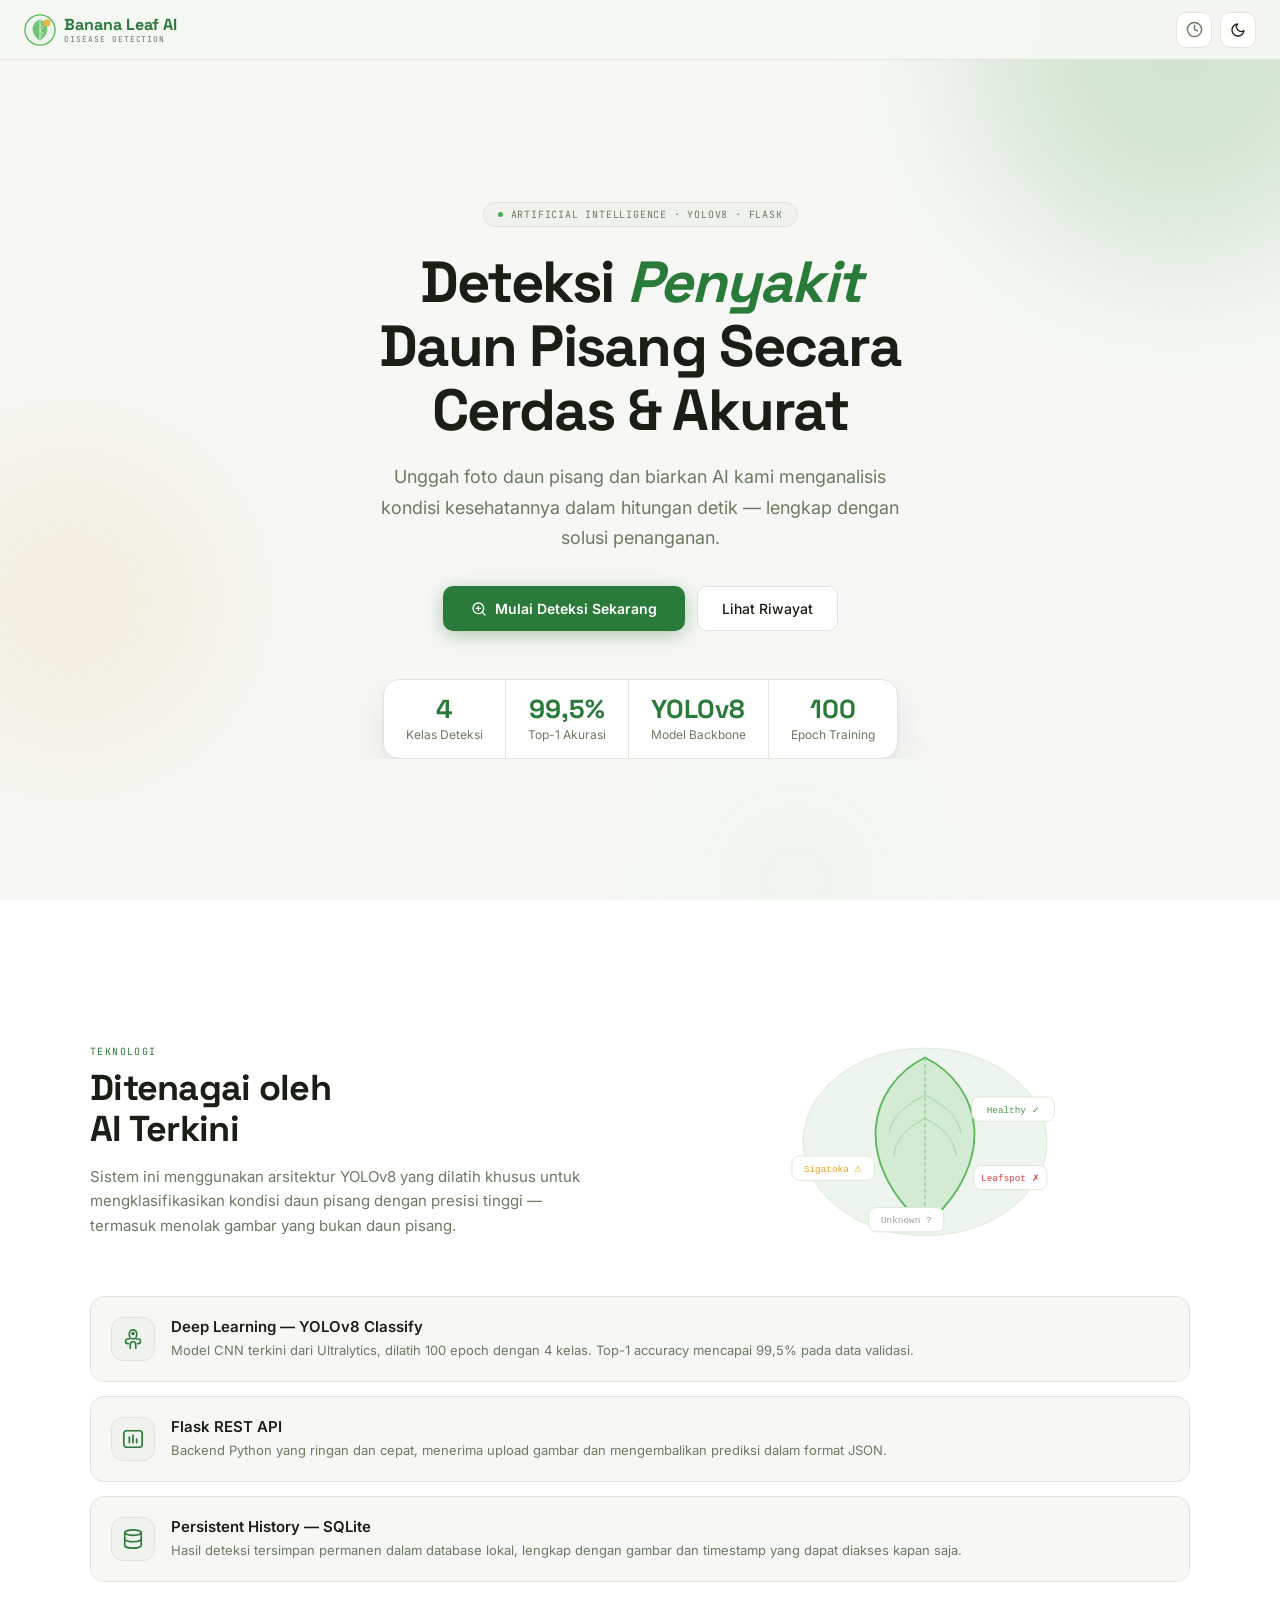
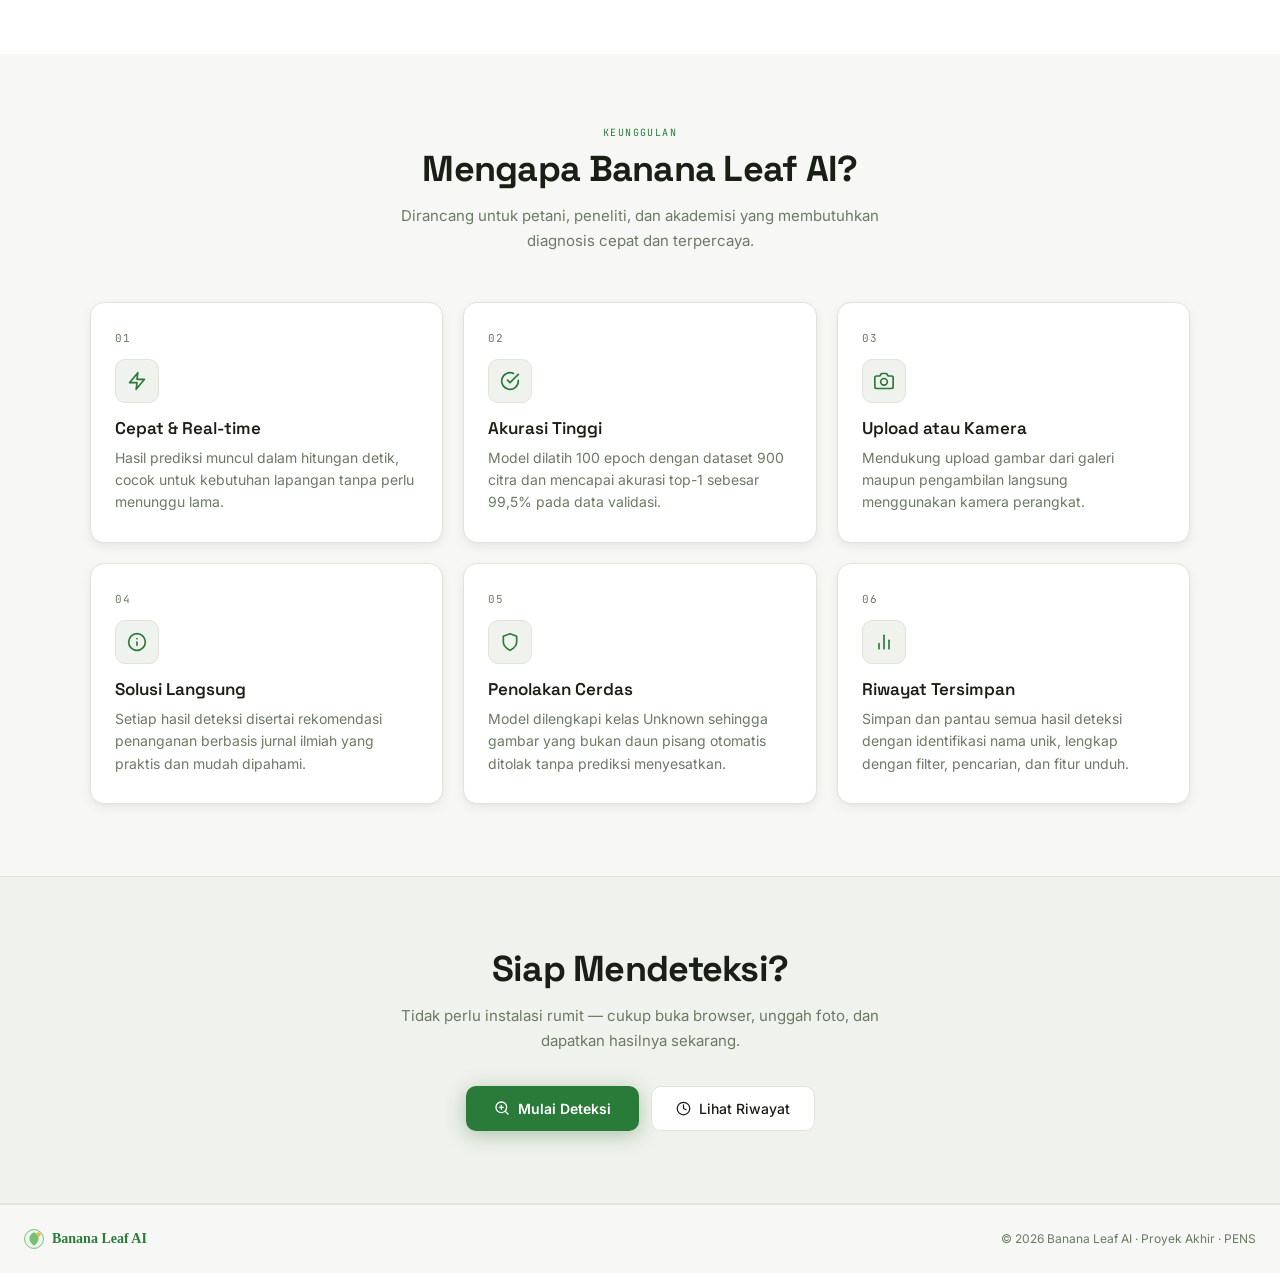
<file: frontend/index.html>
<!DOCTYPE html>
<html lang="id">
<head>
<meta charset="UTF-8">
<meta name="viewport" content="width=device-width, initial-scale=1.0">
<title>Banana Leaf AI — Deteksi Penyakit Daun Pisang</title>
<link rel="preconnect" href="https://fonts.googleapis.com">
<link href="https://fonts.googleapis.com/css2?family=Inter:wght@300;400;500;600;700;800&family=Space+Grotesk:wght@500;600;700&family=JetBrains+Mono:wght@400;500&display=swap" rel="stylesheet">
<link rel="stylesheet" href="css/index.css">
</head>
<body>

<div class="bg-orbs">
  <div class="orb orb1"></div>
  <div class="orb orb2"></div>
  <div class="orb orb3"></div>
</div>

<nav class="navbar">
  <a class="logo" href="/">
    <svg width="32" height="32" viewBox="0 0 36 36" fill="none">
      <circle cx="18" cy="18" r="17" fill="#eef5ee" stroke="#5cb85c" stroke-width="1.5"/>
      <path d="M18 6 C28 10 30 22 18 30 C6 22 8 10 18 6Z" fill="#5cb85c" opacity="0.85"/>
      <path d="M18 6 L18 30" stroke="white" stroke-width="1.2" stroke-linecap="round" opacity="0.7"/>
      <path d="M18 13 C22 13 24 16 18 18" stroke="white" stroke-width="1" stroke-linecap="round" opacity="0.6"/>
      <path d="M18 20 C22 20 24 23 18 25" stroke="white" stroke-width="1" stroke-linecap="round" opacity="0.6"/>
      <circle cx="26" cy="10" r="4" fill="#e8b84b"/>
    </svg>
    <div class="logo-text">
      <span class="logo-name">Banana Leaf AI</span>
      <span class="logo-tagline">Disease Detection</span>
    </div>
  </a>
  <div class="nav-right">
    <a href="/history-page" class="nav-icon-btn" data-tip="Riwayat Deteksi" aria-label="Riwayat">
      <svg width="17" height="17" viewBox="0 0 24 24" fill="none" stroke="currentColor" stroke-width="2" stroke-linecap="round" stroke-linejoin="round">
        <circle cx="12" cy="12" r="10"/><polyline points="12 6 12 12 16 14"/>
      </svg>
    </a>
    <button id="modeBtn" class="toggle-btn" aria-label="Toggle dark mode"><svg id="moonIcon" width="16" height="16" viewBox="0 0 24 24" fill="none" stroke="currentColor" stroke-width="2" stroke-linecap="round" stroke-linejoin="round"><path d="M21 12.79A9 9 0 1 1 11.21 3 7 7 0 0 0 21 12.79z"/></svg></button>
  </div>
</nav>

<section class="hero">
  <div class="hero-inner">
    <div class="hero-eyebrow"><span class="eyebrow-dot"></span>Artificial Intelligence · YOLOv8 · Flask</div>
    <h1>Deteksi <em>Penyakit</em><br>Daun Pisang Secara<br>Cerdas &amp; Akurat</h1>
    <p class="hero-desc">Unggah foto daun pisang dan biarkan AI kami menganalisis kondisi kesehatannya dalam hitungan detik — lengkap dengan solusi penanganan.</p>
    <div class="hero-actions">
      <a href="/detect" class="btn-primary"><svg width="16" height="16" viewBox="0 0 24 24" fill="none" stroke="currentColor" stroke-width="2" stroke-linecap="round" stroke-linejoin="round"><circle cx="11" cy="11" r="8"/><line x1="21" y1="21" x2="16.65" y2="16.65"/><line x1="11" y1="8" x2="11" y2="14"/><line x1="8" y1="11" x2="14" y2="11"/></svg> Mulai Deteksi Sekarang</a>
      <a href="/history-page" class="btn-secondary">Lihat Riwayat</a>
    </div>
    <div class="hero-visual">
      <div class="stats-strip">
        <div class="stat-item"><div class="stat-num">4</div><div class="stat-label">Kelas Deteksi</div></div>
        <div class="stat-item"><div class="stat-num">99,5%</div><div class="stat-label">Top-1 Akurasi</div></div>
        <div class="stat-item"><div class="stat-num">YOLOv8</div><div class="stat-label">Model Backbone</div></div>
        <div class="stat-item"><div class="stat-num">100</div><div class="stat-label">Epoch Training</div></div>
      </div>
    </div>
  </div>
</section>

<section class="tech-section">
  <div class="section-inner">
    <div class="tech-grid">
      <div>
        <span class="section-label">Teknologi</span>
        <h2 class="section-title">Ditenagai oleh<br>AI Terkini</h2>
        <p class="section-sub">Sistem ini menggunakan arsitektur YOLOv8 yang dilatih khusus untuk mengklasifikasikan kondisi daun pisang dengan presisi tinggi — termasuk menolak gambar yang bukan daun pisang.</p>
      </div>
      <div class="tech-svg-wrap">
        <svg viewBox="0 0 320 260" fill="none" xmlns="http://www.w3.org/2000/svg">
          <ellipse cx="160" cy="130" rx="130" ry="100" fill="#eef5ee" stroke="#dce8d4" stroke-width="1"/>
          <path d="M160 40 C220 70 240 150 160 220 C80 150 100 70 160 40Z" fill="#5cb85c" opacity="0.18"/>
          <path d="M160 40 C220 70 240 150 160 220 C80 150 100 70 160 40Z" stroke="#5cb85c" stroke-width="2" fill="none"/>
          <path d="M160 40 L160 220" stroke="#5cb85c" stroke-width="1.5" stroke-dasharray="4,3" opacity="0.5"/>
          <path d="M160 80 C182 92 196 104 198 120" stroke="#5cb85c" stroke-width="1" opacity="0.45"/>
          <path d="M160 105 C180 115 192 128 193 145" stroke="#5cb85c" stroke-width="1" opacity="0.45"/>
          <path d="M160 80 C138 92 124 104 122 120" stroke="#5cb85c" stroke-width="1" opacity="0.45"/>
          <path d="M160 105 C140 115 128 128 127 145" stroke="#5cb85c" stroke-width="1" opacity="0.45"/>
          <rect x="210" y="82" width="88" height="26" rx="8" fill="white" stroke="#dce8d4"/>
          <text x="254" y="99" font-family="monospace" font-size="10" fill="#4a9e4a" text-anchor="middle">Healthy ✓</text>
          <rect x="18" y="145" width="88" height="26" rx="8" fill="white" stroke="#dce8d4"/>
          <text x="62" y="162" font-family="monospace" font-size="10" fill="#e8a020" text-anchor="middle">Sigatoka ⚠</text>
          <rect x="212" y="155" width="78" height="26" rx="8" fill="white" stroke="#dce8d4"/>
          <text x="251" y="172" font-family="monospace" font-size="10" fill="#d94040" text-anchor="middle">Leafspot ✗</text>
          <rect x="100" y="200" width="80" height="26" rx="8" fill="white" stroke="#dce8d4"/>
          <text x="140" y="217" font-family="monospace" font-size="10" fill="#9e9e9e" text-anchor="middle">Unknown ?</text>
        </svg>
      </div>
    </div>
    <div class="tech-cards" style="margin-top:32px;">
      <div class="tech-card">
        <div class="tech-icon"><svg width="22" height="22" viewBox="0 0 24 24" fill="none" stroke="var(--green)" stroke-width="1.8" stroke-linecap="round" stroke-linejoin="round"><path d="M12 2a4 4 0 0 1 4 4v2a4 4 0 0 1-8 0V6a4 4 0 0 1 4-4z"/><path d="M16 12h2a2 2 0 0 1 2 2v1a2 2 0 0 1-2 2h-1"/><path d="M8 12H6a2 2 0 0 0-2 2v1a2 2 0 0 0 2 2h1"/><path d="M9 22v-4a3 3 0 0 1 6 0v4"/><circle cx="12" cy="6" r="1" fill="var(--green)"/></svg></div>
        <div class="tech-text"><h4>Deep Learning — YOLOv8 Classify</h4><p>Model CNN terkini dari Ultralytics, dilatih 100 epoch dengan 4 kelas. Top-1 accuracy mencapai 99,5% pada data validasi.</p></div>
      </div>
      <div class="tech-card">
        <div class="tech-icon"><svg width="22" height="22" viewBox="0 0 24 24" fill="none" stroke="var(--green)" stroke-width="1.8" stroke-linecap="round" stroke-linejoin="round"><rect x="2" y="3" width="20" height="18" rx="3"/><polyline points="8 10 8 16"/><polyline points="12 8 12 16"/><polyline points="16 12 16 16"/></svg></div>
        <div class="tech-text"><h4>Flask REST API</h4><p>Backend Python yang ringan dan cepat, menerima upload gambar dan mengembalikan prediksi dalam format JSON.</p></div>
      </div>
      <div class="tech-card">
        <div class="tech-icon"><svg width="22" height="22" viewBox="0 0 24 24" fill="none" stroke="var(--green)" stroke-width="1.8" stroke-linecap="round" stroke-linejoin="round"><ellipse cx="12" cy="5" rx="9" ry="3"/><path d="M21 12c0 1.66-4 3-9 3s-9-1.34-9-3"/><path d="M3 5v14c0 1.66 4 3 9 3s9-1.34 9-3V5"/></svg></div>
        <div class="tech-text"><h4>Persistent History — SQLite</h4><p>Hasil deteksi tersimpan permanen dalam database lokal, lengkap dengan gambar dan timestamp yang dapat diakses kapan saja.</p></div>
      </div>
    </div>
  </div>
</section>

<section>
  <div class="section-inner">
    <div style="text-align:center;max-width:560px;margin:0 auto;">
      <span class="section-label">Keunggulan</span>
      <h2 class="section-title">Mengapa Banana Leaf AI?</h2>
      <p class="section-sub" style="margin:0 auto;">Dirancang untuk petani, peneliti, dan akademisi yang membutuhkan diagnosis cepat dan terpercaya.</p>
    </div>
    <div class="benefits-grid">
      <div class="benefit-card"><span class="benefit-num">01</span><div class="benefit-icon"><svg width="20" height="20" viewBox="0 0 24 24" fill="none" stroke="currentColor" stroke-width="2" stroke-linecap="round" stroke-linejoin="round"><polygon points="13 2 3 14 12 14 11 22 21 10 12 10 13 2"/></svg></div><h3>Cepat &amp; Real-time</h3><p>Hasil prediksi muncul dalam hitungan detik, cocok untuk kebutuhan lapangan tanpa perlu menunggu lama.</p></div>
      <div class="benefit-card"><span class="benefit-num">02</span><div class="benefit-icon"><svg width="20" height="20" viewBox="0 0 24 24" fill="none" stroke="currentColor" stroke-width="2" stroke-linecap="round" stroke-linejoin="round"><path d="M22 11.08V12a10 10 0 1 1-5.93-9.14"/><polyline points="22 4 12 14.01 9 11.01"/></svg></div><h3>Akurasi Tinggi</h3><p>Model dilatih 100 epoch dengan dataset 900 citra dan mencapai akurasi top-1 sebesar 99,5% pada data validasi.</p></div>
      <div class="benefit-card"><span class="benefit-num">03</span><div class="benefit-icon"><svg width="20" height="20" viewBox="0 0 24 24" fill="none" stroke="currentColor" stroke-width="2" stroke-linecap="round" stroke-linejoin="round"><path d="M23 19a2 2 0 0 1-2 2H3a2 2 0 0 1-2-2V8a2 2 0 0 1 2-2h4l2-3h6l2 3h4a2 2 0 0 1 2 2z"/><circle cx="12" cy="13" r="4"/></svg></div><h3>Upload atau Kamera</h3><p>Mendukung upload gambar dari galeri maupun pengambilan langsung menggunakan kamera perangkat.</p></div>
      <div class="benefit-card"><span class="benefit-num">04</span><div class="benefit-icon"><svg width="20" height="20" viewBox="0 0 24 24" fill="none" stroke="currentColor" stroke-width="2" stroke-linecap="round" stroke-linejoin="round"><circle cx="12" cy="12" r="10"/><line x1="12" y1="16" x2="12" y2="12"/><line x1="12" y1="8" x2="12.01" y2="8"/></svg></div><h3>Solusi Langsung</h3><p>Setiap hasil deteksi disertai rekomendasi penanganan berbasis jurnal ilmiah yang praktis dan mudah dipahami.</p></div>
      <div class="benefit-card"><span class="benefit-num">05</span><div class="benefit-icon"><svg width="20" height="20" viewBox="0 0 24 24" fill="none" stroke="currentColor" stroke-width="2" stroke-linecap="round" stroke-linejoin="round"><path d="M12 22s8-4 8-10V5l-8-3-8 3v7c0 6 8 10 8 10z"/></svg></div><h3>Penolakan Cerdas</h3><p>Model dilengkapi kelas Unknown sehingga gambar yang bukan daun pisang otomatis ditolak tanpa prediksi menyesatkan.</p></div>
      <div class="benefit-card"><span class="benefit-num">06</span><div class="benefit-icon"><svg width="20" height="20" viewBox="0 0 24 24" fill="none" stroke="currentColor" stroke-width="2" stroke-linecap="round" stroke-linejoin="round"><line x1="18" y1="20" x2="18" y2="10"/><line x1="12" y1="20" x2="12" y2="4"/><line x1="6" y1="20" x2="6" y2="14"/></svg></div><h3>Riwayat Tersimpan</h3><p>Simpan dan pantau semua hasil deteksi dengan identifikasi nama unik, lengkap dengan filter, pencarian, dan fitur unduh.</p></div>
    </div>
  </div>
</section>

<section class="cta-section">
  <div class="section-inner">
    <h2 class="section-title">Siap Mendeteksi?</h2>
    <p class="section-sub" style="margin:0 auto 32px;">Tidak perlu instalasi rumit — cukup buka browser, unggah foto, dan dapatkan hasilnya sekarang.</p>
    <div class="hero-actions">
      <a href="/detect" class="btn-primary"><svg width="16" height="16" viewBox="0 0 24 24" fill="none" stroke="currentColor" stroke-width="2" stroke-linecap="round" stroke-linejoin="round"><circle cx="11" cy="11" r="8"/><line x1="21" y1="21" x2="16.65" y2="16.65"/><line x1="11" y1="8" x2="11" y2="14"/><line x1="8" y1="11" x2="14" y2="11"/></svg> Mulai Deteksi</a>
      <a href="/history-page" class="btn-secondary"><svg width="15" height="15" viewBox="0 0 24 24" fill="none" stroke="currentColor" stroke-width="2" stroke-linecap="round" stroke-linejoin="round"><circle cx="12" cy="12" r="10"/><polyline points="12 6 12 12 16 14"/></svg> Lihat Riwayat</a>
    </div>
  </div>
</section>

<footer>
  <a class="footer-logo" href="/">
    <svg width="20" height="20" viewBox="0 0 36 36" fill="none">
      <circle cx="18" cy="18" r="17" fill="#eef5ee" stroke="#5cb85c" stroke-width="1.5"/>
      <path d="M18 6 C28 10 30 22 18 30 C6 22 8 10 18 6Z" fill="#5cb85c" opacity="0.85"/>
      <circle cx="26" cy="10" r="4" fill="#e8b84b"/>
    </svg>
    <span style="font-family:'Playfair Display',serif;font-weight:700;font-size:14px;color:var(--green);">Banana Leaf AI</span>
  </a>
  <span class="footer-copy">© 2026 Banana Leaf AI · Proyek Akhir · PENS</span>
</footer>

<script>
const modeBtn=document.getElementById("modeBtn");
const sunSvg='<svg width="16" height="16" viewBox="0 0 24 24" fill="none" stroke="currentColor" stroke-width="2" stroke-linecap="round" stroke-linejoin="round"><circle cx="12" cy="12" r="5"/><line x1="12" y1="1" x2="12" y2="3"/><line x1="12" y1="21" x2="12" y2="23"/><line x1="4.22" y1="4.22" x2="5.64" y2="5.64"/><line x1="18.36" y1="18.36" x2="19.78" y2="19.78"/><line x1="1" y1="12" x2="3" y2="12"/><line x1="21" y1="12" x2="23" y2="12"/><line x1="4.22" y1="19.78" x2="5.64" y2="18.36"/><line x1="18.36" y1="5.64" x2="19.78" y2="4.22"/></svg>';
const moonSvg='<svg width="16" height="16" viewBox="0 0 24 24" fill="none" stroke="currentColor" stroke-width="2" stroke-linecap="round" stroke-linejoin="round"><path d="M21 12.79A9 9 0 1 1 11.21 3 7 7 0 0 0 21 12.79z"/></svg>';
if(localStorage.getItem("theme")==="dark"){document.body.classList.add("dark");modeBtn.innerHTML=sunSvg;}
modeBtn.onclick=()=>{document.body.classList.toggle("dark");const d=document.body.classList.contains("dark");modeBtn.innerHTML=d?sunSvg:moonSvg;localStorage.setItem("theme",d?"dark":"light");};
</script>
</body>
</html>
</file>
<file: frontend/css/index.css>
:root{
  --bg:#f7f8f6;--surface:#ffffff;--surface2:#f0f2ed;--border:#e0e4da;
  --text:#1a1f16;--text-muted:#6b7a62;--green:#2a7a3a;--green2:#3a9a4a;
  --green-accent:#48a858;--yellow:#c49a30;
  --shadow-sm:0 1px 3px rgba(0,0,0,.04),0 4px 12px rgba(0,0,0,.06);
  --shadow-md:0 4px 6px rgba(0,0,0,.04),0 16px 40px rgba(0,0,0,.08);
  --radius:14px;
}
.dark{
  --bg:#101210;--surface:#191c19;--surface2:#212421;--border:#2e332e;
  --text:#e4e8e0;--text-muted:#8a9a80;--green:#5aaa5a;--green2:#6abe6a;
  --green-accent:#7ace7a;--yellow:#d4aa40;
  --shadow-sm:0 1px 3px rgba(0,0,0,.2),0 4px 12px rgba(0,0,0,.3);
  --shadow-md:0 4px 6px rgba(0,0,0,.2),0 16px 40px rgba(0,0,0,.4);
}
*,*::before,*::after{box-sizing:border-box;margin:0;padding:0;}
html{scroll-behavior:smooth;}
body{font-family:'Inter',sans-serif;background:var(--bg);color:var(--text);min-height:100vh;transition:background .35s,color .35s;overflow-x:hidden;}

/* ORBS */
.bg-orbs{position:fixed;inset:0;pointer-events:none;z-index:0;overflow:hidden;}
.orb{position:absolute;border-radius:50%;filter:blur(80px);opacity:.22;}
.orb1{width:400px;height:400px;background:radial-gradient(circle,#5cb85c,#2d6a2d);top:-150px;right:-100px;}
.orb2{width:300px;height:300px;background:radial-gradient(circle,#e8b84b,#c49030);bottom:150px;left:-80px;opacity:.13;}
.orb3{width:200px;height:200px;background:radial-gradient(circle,#5cb85c,transparent);bottom:-80px;right:30%;opacity:.1;}
.dark .orb{opacity:.12;}

/* ── NAVBAR ── */
.navbar{
  position:sticky;top:0;z-index:100;
  display:flex;justify-content:space-between;align-items:center;
  padding:0 24px;height:60px;
  background:rgba(246,248,243,.92);backdrop-filter:blur(16px);
  border-bottom:1px solid var(--border);transition:background .35s;
}
.dark .navbar{background:rgba(14,26,14,.92);}

.logo{display:flex;align-items:center;gap:8px;text-decoration:none;}
.logo-text{display:flex;flex-direction:column;line-height:1;}
.logo-name{font-family:'Space Grotesk',sans-serif;font-size:16px;font-weight:700;color:var(--green);}
.logo-tagline{font-family:'JetBrains Mono',monospace;font-size:8px;color:var(--text-muted);letter-spacing:.12em;text-transform:uppercase;margin-top:2px;}
.dark .logo-name{color:var(--green2);}

.nav-right{display:flex;align-items:center;gap:8px;}
.nav-icon-btn{
  width:36px;height:36px;border-radius:10px;
  border:1.5px solid var(--border);background:var(--surface);
  color:var(--text-muted);cursor:pointer;
  display:flex;align-items:center;justify-content:center;
  text-decoration:none;transition:.2s;position:relative;
}
.nav-icon-btn:hover{border-color:var(--green);background:var(--surface2);color:var(--green);}
.nav-icon-btn::after{
  content:attr(data-tip);position:absolute;bottom:-34px;left:50%;
  transform:translateX(-50%);background:var(--text);color:var(--bg);
  font-family:'DM Sans',sans-serif;font-size:11px;font-weight:500;
  padding:4px 10px;border-radius:6px;white-space:nowrap;
  opacity:0;pointer-events:none;transition:opacity .15s;
}
.nav-icon-btn:hover::after{opacity:1;}
.toggle-btn{
  width:36px;height:36px;border-radius:10px;
  border:1.5px solid var(--border);background:var(--surface);
  color:var(--text);cursor:pointer;font-size:15px;transition:.2s;
  display:flex;align-items:center;justify-content:center;
}
.toggle-btn:hover{border-color:var(--green);background:var(--surface2);}

/* ── HERO ── */
.hero{
  position:relative;z-index:1;
  min-height:calc(100vh - 60px);
  display:flex;align-items:center;justify-content:center;
  padding:60px 20px;text-align:center;
}
.hero-inner{max-width:720px;width:100%;}

.hero-eyebrow{
  display:inline-flex;align-items:center;gap:8px;
  padding:5px 14px;border-radius:50px;
  background:var(--surface2);border:1px solid var(--border);
  font-family:'JetBrains Mono',monospace;font-size:10px;
  color:var(--text-muted);letter-spacing:.08em;text-transform:uppercase;
  margin-bottom:24px;animation:fadeUp .6s ease both;
}
.eyebrow-dot{width:5px;height:5px;border-radius:50%;background:var(--green-accent);animation:pulse 2s infinite;}
@keyframes pulse{0%,100%{opacity:1;transform:scale(1);}50%{opacity:.5;transform:scale(.8);}}

.hero h1{
  font-family:'Space Grotesk',sans-serif;
  font-size:clamp(32px,7vw,58px);
  font-weight:700;line-height:1.1;letter-spacing:-.03em;
  margin-bottom:20px;animation:fadeUp .7s .1s ease both;
}
.hero h1 em{font-style:italic;color:var(--green);}
.dark .hero h1 em{color:var(--green2);}

.hero-desc{
  font-size:clamp(15px,2.5vw,18px);color:var(--text-muted);
  line-height:1.7;max-width:520px;margin:0 auto 32px;
  animation:fadeUp .7s .2s ease both;
}

.hero-actions{
  display:flex;gap:12px;justify-content:center;flex-wrap:wrap;
  animation:fadeUp .7s .3s ease both;
}
.btn-primary{
  padding:13px 28px;border-radius:10px;background:var(--green);color:white;
  font-family:'Inter',sans-serif;font-size:14px;font-weight:600;
  border:none;cursor:pointer;transition:.25s;
  display:inline-flex;align-items:center;gap:8px;text-decoration:none;
  box-shadow:0 4px 20px rgba(45,106,45,.35);
}
.btn-primary:hover{background:var(--green2);transform:translateY(-2px);}
.btn-secondary{
  padding:13px 24px;border-radius:10px;
  border:1.5px solid var(--border);background:var(--surface);color:var(--text);
  font-family:'Inter',sans-serif;font-size:14px;font-weight:500;
  cursor:pointer;transition:.25s;display:inline-flex;align-items:center;gap:8px;text-decoration:none;
}
.btn-secondary:hover{border-color:var(--green);background:var(--surface2);transform:translateY(-2px);}

/* STATS STRIP */
.hero-visual{margin-top:48px;animation:fadeUp .8s .4s ease both;overflow-x:auto;-webkit-overflow-scrolling:touch;}
.stats-strip{
  display:inline-flex;background:var(--surface);
  border:1px solid var(--border);border-radius:16px;
  overflow:hidden;box-shadow:var(--shadow-md);
  min-width:min-content;
}
.stat-item{
  padding:16px 22px;text-align:center;
  border-right:1px solid var(--border);transition:background .2s;
  flex-shrink:0;
}
.stat-item:last-child{border-right:none;}
.stat-item:hover{background:var(--surface2);}
.stat-num{font-family:'Space Grotesk',sans-serif;font-size:26px;font-weight:700;color:var(--green);line-height:1;}
.dark .stat-num{color:var(--green2);}
.stat-label{font-size:12px;color:var(--text-muted);margin-top:5px;}

@keyframes fadeUp{from{opacity:0;transform:translateY(20px);}to{opacity:1;transform:translateY(0);}}

/* ── SECTIONS ── */
section{position:relative;z-index:1;padding:72px 20px;}
.section-inner{max-width:1100px;margin:0 auto;}
.section-label{font-family:'JetBrains Mono',monospace;font-size:10px;letter-spacing:.14em;text-transform:uppercase;color:var(--green);margin-bottom:10px;display:block;}
.section-title{font-family:'Space Grotesk',sans-serif;font-size:clamp(24px,4vw,36px);font-weight:700;letter-spacing:-.02em;line-height:1.15;margin-bottom:14px;}
.section-sub{font-size:15px;color:var(--text-muted);line-height:1.65;max-width:520px;}

/* TECH */
.tech-section{background:var(--surface);}
.tech-grid{display:grid;grid-template-columns:1fr 1fr;gap:40px;align-items:center;margin-top:48px;}
.tech-cards{display:flex;flex-direction:column;gap:14px;}
.tech-card{display:flex;align-items:flex-start;gap:16px;padding:20px;border-radius:var(--radius);border:1px solid var(--border);background:var(--bg);transition:.25s;}
.tech-card:hover{border-color:var(--green);background:var(--surface2);box-shadow:var(--shadow-sm);}
.tech-icon{width:44px;height:44px;border-radius:12px;background:var(--surface2);border:1px solid var(--border);display:flex;align-items:center;justify-content:center;font-size:20px;flex-shrink:0;}
.tech-text h4{font-size:15px;font-weight:600;margin-bottom:4px;}
.tech-text p{font-size:13px;color:var(--text-muted);line-height:1.55;}
.tech-svg-wrap{display:flex;align-items:center;justify-content:center;}
.tech-svg-wrap svg{width:100%;max-width:300px;height:auto;}

/* BENEFITS */
.benefits-grid{display:grid;grid-template-columns:repeat(3,1fr);gap:20px;margin-top:48px;}
.benefit-card{padding:28px 24px;border-radius:var(--radius);background:var(--surface);border:1px solid var(--border);box-shadow:var(--shadow-sm);transition:.25s;position:relative;overflow:hidden;}
.benefit-card::before{content:'';position:absolute;top:0;left:0;right:0;height:3px;background:linear-gradient(90deg,var(--green),var(--green-accent));opacity:0;transition:opacity .25s;}
.benefit-card:hover{box-shadow:var(--shadow-md);transform:translateY(-4px);border-color:var(--green);}
.benefit-card:hover::before{opacity:1;}
.benefit-num{font-family:'JetBrains Mono',monospace;font-size:11px;color:var(--text-muted);letter-spacing:.1em;margin-bottom:14px;display:block;}
.benefit-icon{width:44px;height:44px;border-radius:10px;background:var(--surface2);border:1px solid var(--border);display:flex;align-items:center;justify-content:center;margin-bottom:14px;color:var(--green);}
.benefit-card h3{font-family:'Space Grotesk',sans-serif;font-size:17px;font-weight:600;margin-bottom:8px;}
.benefit-card p{font-size:14px;color:var(--text-muted);line-height:1.6;}

/* CTA */
.cta-section{text-align:center;background:var(--surface2);border-top:1px solid var(--border);border-bottom:1px solid var(--border);}

/* FOOTER */
footer{position:relative;z-index:1;padding:24px 24px;display:flex;justify-content:space-between;align-items:center;flex-wrap:wrap;gap:12px;border-top:1px solid var(--border);}
.footer-logo{display:flex;align-items:center;gap:8px;text-decoration:none;}
.footer-copy{font-size:12px;color:var(--text-muted);}

/* ═══════════════════════════════════════
   RESPONSIVE — TABLET (max 768px)
═══════════════════════════════════════ */
@media(max-width:768px){
  /* Navbar */
  .navbar{padding:0 16px;height:56px;}
  .logo-tagline{display:none;}

  /* Hero */
  .hero{padding:48px 16px;min-height:auto;}
  .hero h1{font-size:clamp(28px,8vw,48px);}
  .hero-desc{font-size:15px;max-width:100%;}
  .hero-actions{flex-direction:column;align-items:stretch;}
  .btn-primary,.btn-secondary{justify-content:center;padding:14px 20px;font-size:15px;}

  /* Stats: scrollable horizontal */
  .hero-visual{margin-top:36px;}
  .stat-item{padding:14px 18px;}
  .stat-num{font-size:22px;}
  .stat-label{font-size:11px;}

  /* Tech section: stack vertically */
  .tech-grid{grid-template-columns:1fr;gap:32px;margin-top:36px;}
  .tech-svg-wrap{display:none;} /* hide illustration on mobile */

  /* Benefits: 2 columns on tablet */
  .benefits-grid{grid-template-columns:repeat(2,1fr);gap:16px;margin-top:36px;}

  /* Section spacing */
  section{padding:56px 16px;}
  .section-title{font-size:clamp(22px,5vw,34px);}

  /* Footer */
  footer{padding:20px 16px;justify-content:center;text-align:center;}
}

/* ═══════════════════════════════════════
   RESPONSIVE — MOBILE (max 480px)
═══════════════════════════════════════ */
@media(max-width:480px){
  /* Hero */
  .hero{padding:40px 16px;}
  .hero h1{font-size:clamp(26px,9vw,40px);}
  .hero-eyebrow{font-size:9px;padding:4px 12px;}

  /* Benefits: single column */
  .benefits-grid{grid-template-columns:1fr;}
  .benefit-card{padding:22px 18px;}

  /* Tech cards: compact */
  .tech-card{padding:16px;}
  .tech-icon{width:38px;height:38px;font-size:18px;}

  /* Stats: compact */
  .stat-item{padding:12px 14px;}
  .stat-num{font-size:20px;}

  /* Section */
  section{padding:48px 16px;}

  /* Footer */
  .footer-copy{font-size:11px;}
}

::-webkit-scrollbar{width:4px;height:4px;}
::-webkit-scrollbar-track{background:transparent;}
::-webkit-scrollbar-thumb{background:var(--border);border-radius:10px;}
</file>
